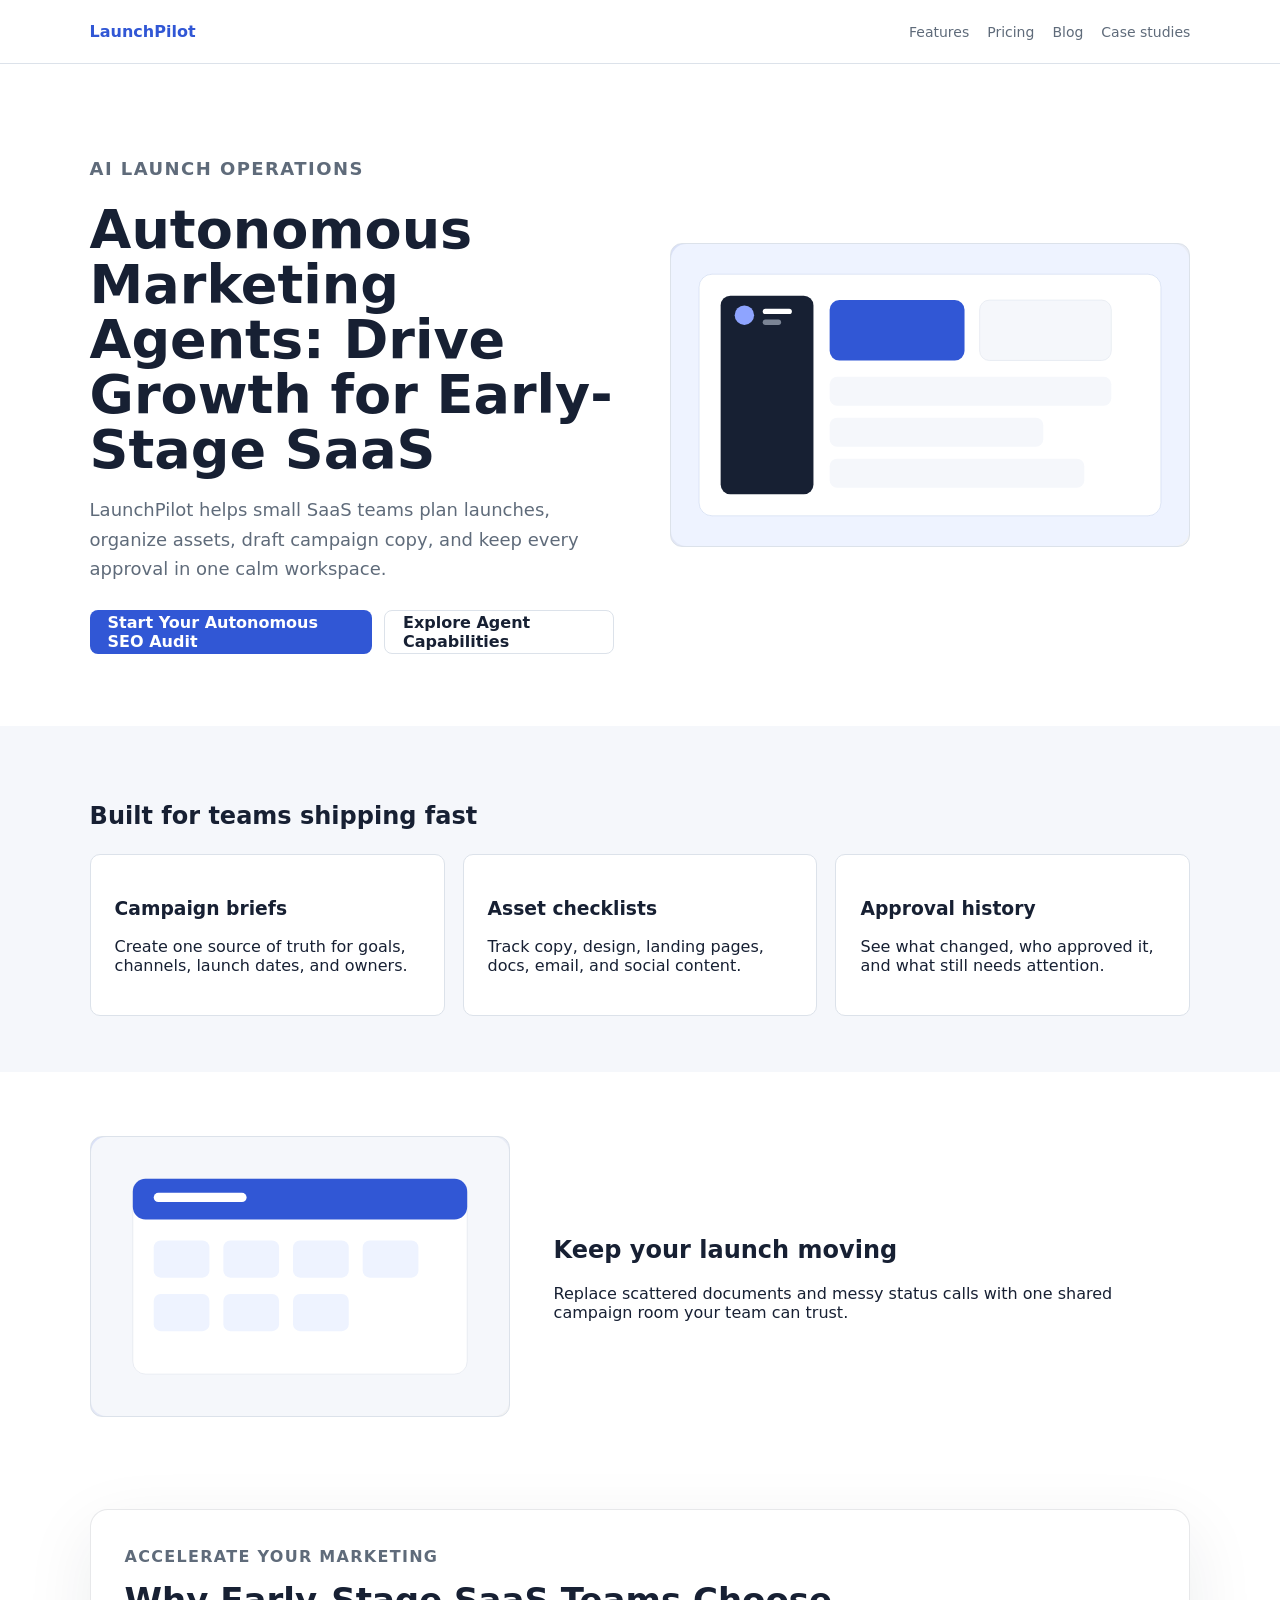
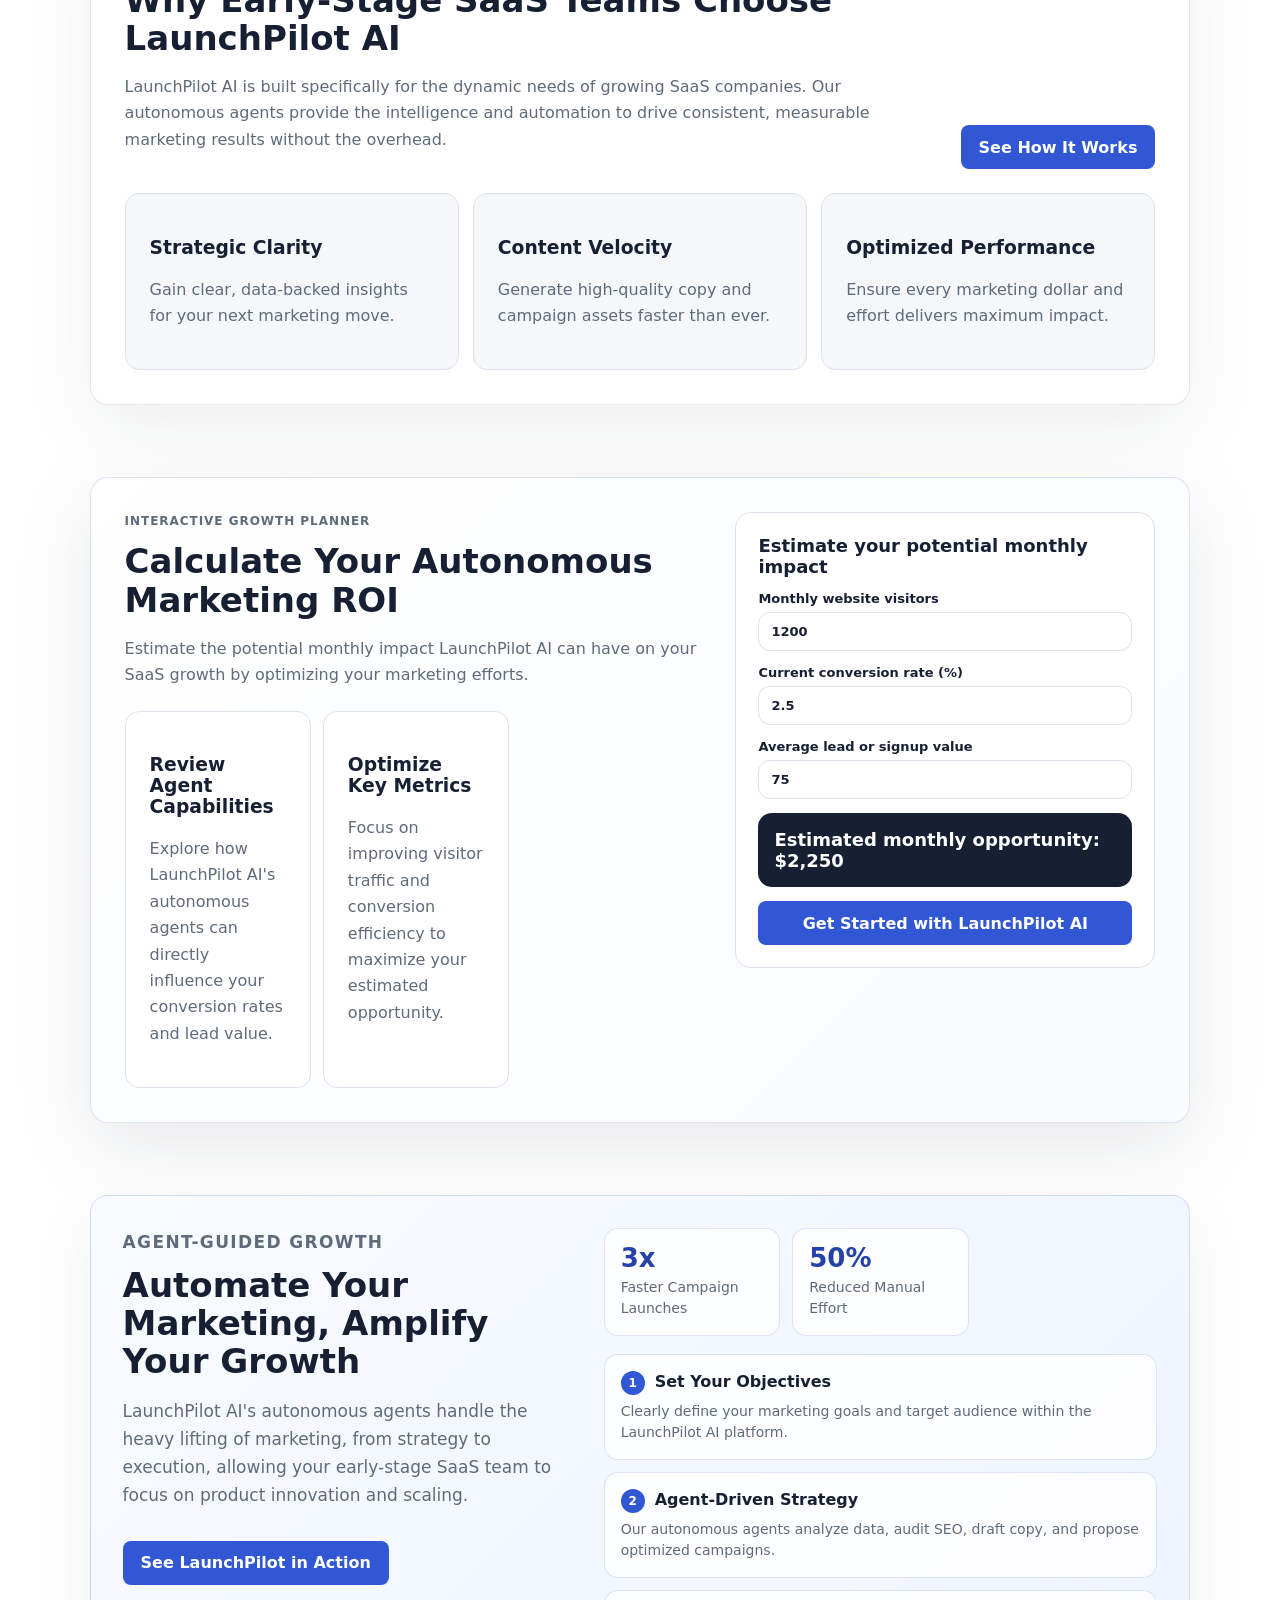
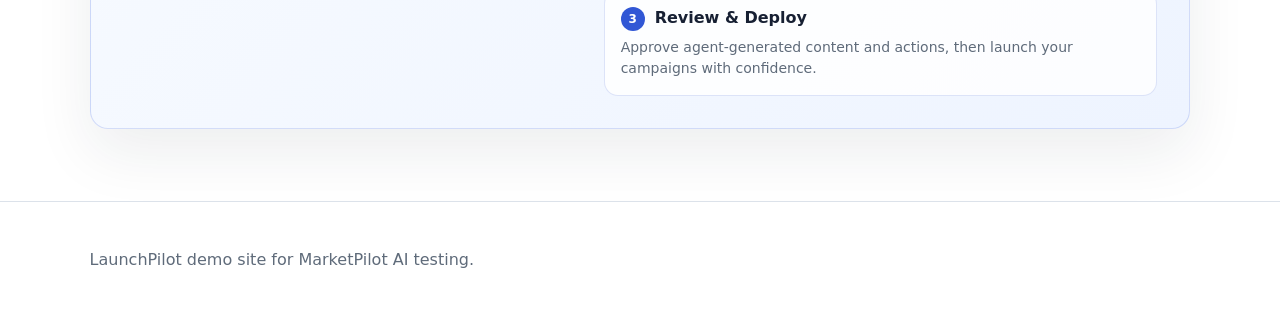
<file: index.html>
<!doctype html>
<html>
  <head><meta name="description" content="LaunchPilot AI empowers early-stage SaaS teams with autonomous marketing agents. Optimize SEO, ads, and email to scale.">

    <meta charset="utf-8" />
    <meta name="viewport" content="width=device-width, initial-scale=1" />
    <title>LaunchPilot AI: Autonomous Marketing for SaaS Teams</title>
    <link rel="stylesheet" href="styles.css" />
  </head>
  <body>
    <header class="site-header">
      <a class="brand" href="index.html">LaunchPilot</a>
      <nav>
        <a href="features.html">Features</a>
        <a href="pricing.html">Pricing</a>
        <a href="blog/seo-agent-checklist.html">Blog</a>
        <a href="features.html">Case studies</a>
      </nav>
    </header>

    <main>
      <section class="hero">
        <div>
          <p class="eyebrow">AI launch operations</p>
          <h1>Autonomous Marketing Agents: Drive Growth for Early-Stage SaaS</h1>
          <p>
            LaunchPilot helps small SaaS teams plan launches, organize assets,
            draft campaign copy, and keep every approval in one calm workspace.
          </p>
          <div class="actions">
            <a class="button primary" href="pricing.html">Start Your Autonomous SEO Audit</a>
            <a class="button secondary" href="features.html">Explore Agent Capabilities</a>
          </div>
        </div>
        <img src="assets/product-dashboard.svg" alt="MarketPilot AI product dashboard, showcasing autonomous marketing agent actions."/>
      </section>

      <section class="band">
        <h2>Built for teams shipping fast</h2>
        <div class="grid">
          <article>
            <h3>Campaign briefs</h3>
            <p>Create one source of truth for goals, channels, launch dates, and owners.</p>
          </article>
          <article>
            <h3>Asset checklists</h3>
            <p>Track copy, design, landing pages, docs, email, and social content.</p>
          </article>
          <article>
            <h3>Approval history</h3>
            <p>See what changed, who approved it, and what still needs attention.</p>
          </article>
        </div>
      </section>

      <section class="split">
        <img src="assets/launch-calendar.svg" alt="MarketPilot AI's launch calendar feature for strategic SaaS marketing planning." />
        <div>
          <h2>Keep your launch moving</h2>
          <p>
            Replace scattered documents and messy status calls with one shared
            campaign room your team can trust.
          </p>
        </div>
      </section>
    <section class="production-upgrade" aria-labelledby="production-upgrade-title">
      <div class="production-upgrade__header">
        <div>
          <p class="production-upgrade__eyebrow">Accelerate Your Marketing</p>
          <h2 id="production-upgrade-title">Why Early-Stage SaaS Teams Choose LaunchPilot AI</h2>
          <p>LaunchPilot AI is built specifically for the dynamic needs of growing SaaS companies. Our autonomous agents provide the intelligence and automation to drive consistent, measurable marketing results without the overhead.</p>
        </div>
        <a class="button primary" href="features.html">See How It Works</a>
      </div>
      <div class="production-highlights">
        <article>
          <h3>Strategic Clarity</h3>
          <p>Gain clear, data-backed insights for your next marketing move.</p>
        </article>
        <article>
          <h3>Content Velocity</h3>
          <p>Generate high-quality copy and campaign assets faster than ever.</p>
        </article>
        <article>
          <h3>Optimized Performance</h3>
          <p>Ensure every marketing dollar and effort delivers maximum impact.</p>
        </article>
      </div>
    </section>
    <section class="interactive-conversion" aria-labelledby="interactive-conversion-title">
      <div class="interactive-conversion__grid">
        <div>
          <p class="interactive-conversion__eyebrow">Interactive Growth Planner</p>
          <h2 id="interactive-conversion-title">Calculate Your Autonomous Marketing ROI</h2>
          <p>Estimate the potential monthly impact LaunchPilot AI can have on your SaaS growth by optimizing your marketing efforts.</p>
          <div class="conversion-recommendations">
            <article>
              <h3>Review Agent Capabilities</h3>
              <p>Explore how LaunchPilot AI's autonomous agents can directly influence your conversion rates and lead value.</p>
            </article>
            <article>
              <h3>Optimize Key Metrics</h3>
              <p>Focus on improving visitor traffic and conversion efficiency to maximize your estimated opportunity.</p>
            </article>
          </div>
        </div>
        <form class="conversion-calculator" data-conversion-calculator>
          <h3>Estimate your potential monthly impact</h3>
          <label class="conversion-field">
            Monthly website visitors
            <input type="number" min="0" step="100" value="1200" data-conversion-visitors />
          </label>
          <label class="conversion-field">
            Current conversion rate (%)
            <input type="number" min="0" max="100" step="0.1" value="2.5" data-conversion-rate />
          </label>
          <label class="conversion-field">
            Average lead or signup value
            <input type="number" min="0" step="10" value="75" data-conversion-value />
          </label>
          <output class="conversion-result" data-conversion-result aria-live="polite">Estimated monthly opportunity: $2,250</output>
          <a class="button primary" href="features.html">Get Started with LaunchPilot AI</a>
        </form>
      </div>
      <script>
        (() => {
          const currency = new Intl.NumberFormat('en-US', { style: 'currency', currency: 'USD', maximumFractionDigits: 0 });
          document.querySelectorAll('[data-conversion-calculator]').forEach((form) => {
            const visitors = form.querySelector('[data-conversion-visitors]');
            const rate = form.querySelector('[data-conversion-rate]');
            const value = form.querySelector('[data-conversion-value]');
            const result = form.querySelector('[data-conversion-result]');
            const update = () => {
              const visitorCount = Number(visitors.value) || 0;
              const conversionRate = Number(rate.value) || 0;
              const averageValue = Number(value.value) || 0;
              const monthlyValue = visitorCount * (conversionRate / 100) * averageValue;
              result.textContent = 'Estimated monthly opportunity: ' + currency.format(monthlyValue);
            };
            form.addEventListener('input', update);
            form.addEventListener('submit', (event) => event.preventDefault());
            update();
          });
        })();
      </script>
    </section>

<section class="agent-visual-upgrade" aria-labelledby="agent-visual-upgrade-title">
      <div>
        <p class="upgrade-eyebrow">Agent-guided growth</p>
        <h2 id="agent-visual-upgrade-title">Automate Your Marketing, Amplify Your Growth</h2>
        <p>LaunchPilot AI's autonomous agents handle the heavy lifting of marketing, from strategy to execution, allowing your early-stage SaaS team to focus on product innovation and scaling.</p>
        <a class="button primary upgrade-cta" href="features.html">See LaunchPilot in Action</a>
      </div>
      <div class="upgrade-panel">
        <div class="upgrade-metrics">
          <div>
            <strong>3x</strong>
            <span>Faster Campaign Launches</span>
          </div>
          <div>
            <strong>50%</strong>
            <span>Reduced Manual Effort</span>
          </div>
        </div>
        <ol class="upgrade-steps">
          <li>
            <strong>Set Your Objectives</strong>
            <span>Clearly define your marketing goals and target audience within the LaunchPilot AI platform.</span>
          </li>
          <li>
            <strong>Agent-Driven Strategy</strong>
            <span>Our autonomous agents analyze data, audit SEO, draft copy, and propose optimized campaigns.</span>
          </li>
          <li>
            <strong>Review &amp; Deploy</strong>
            <span>Approve agent-generated content and actions, then launch your campaigns with confidence.</span>
          </li>
        </ol>
      </div>
    </section>
</main>

    <footer>
      <p>LaunchPilot demo site for MarketPilot AI testing.</p>
    </footer>
  </body>
</html>
</file>
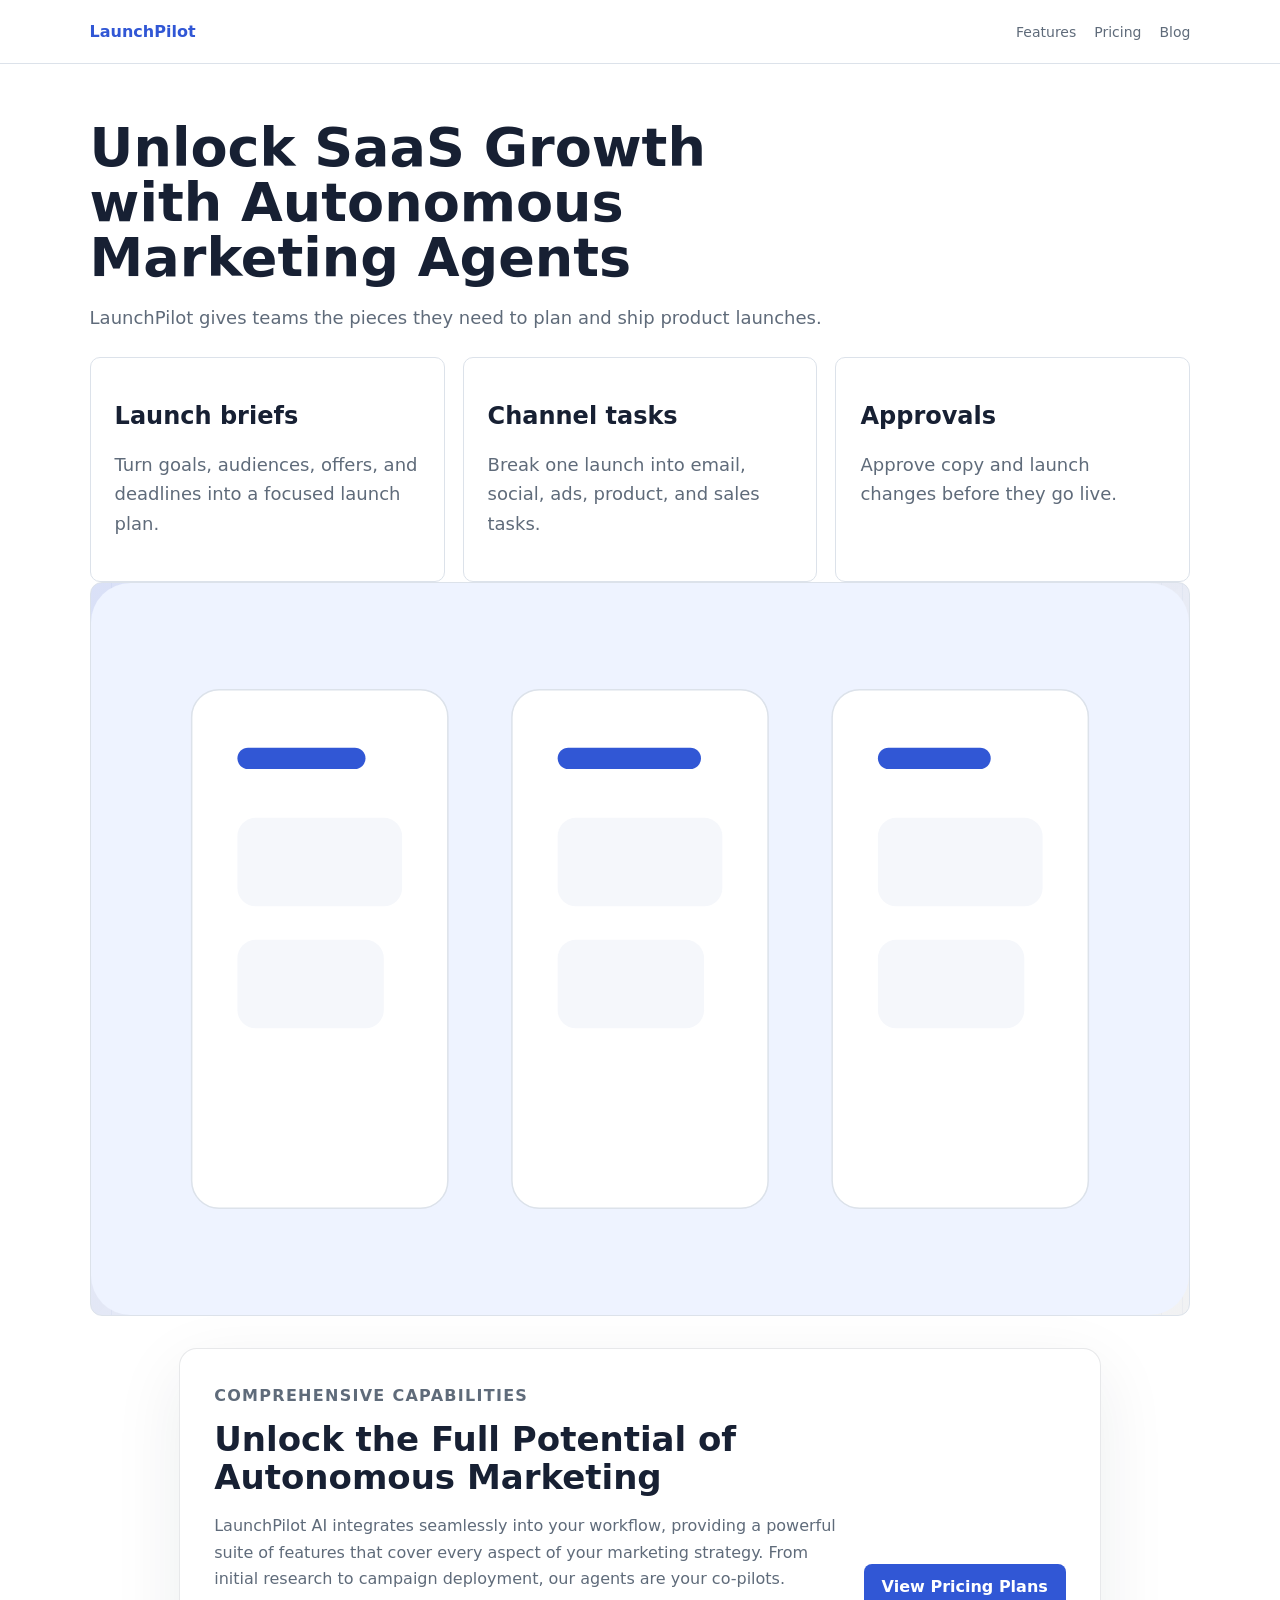
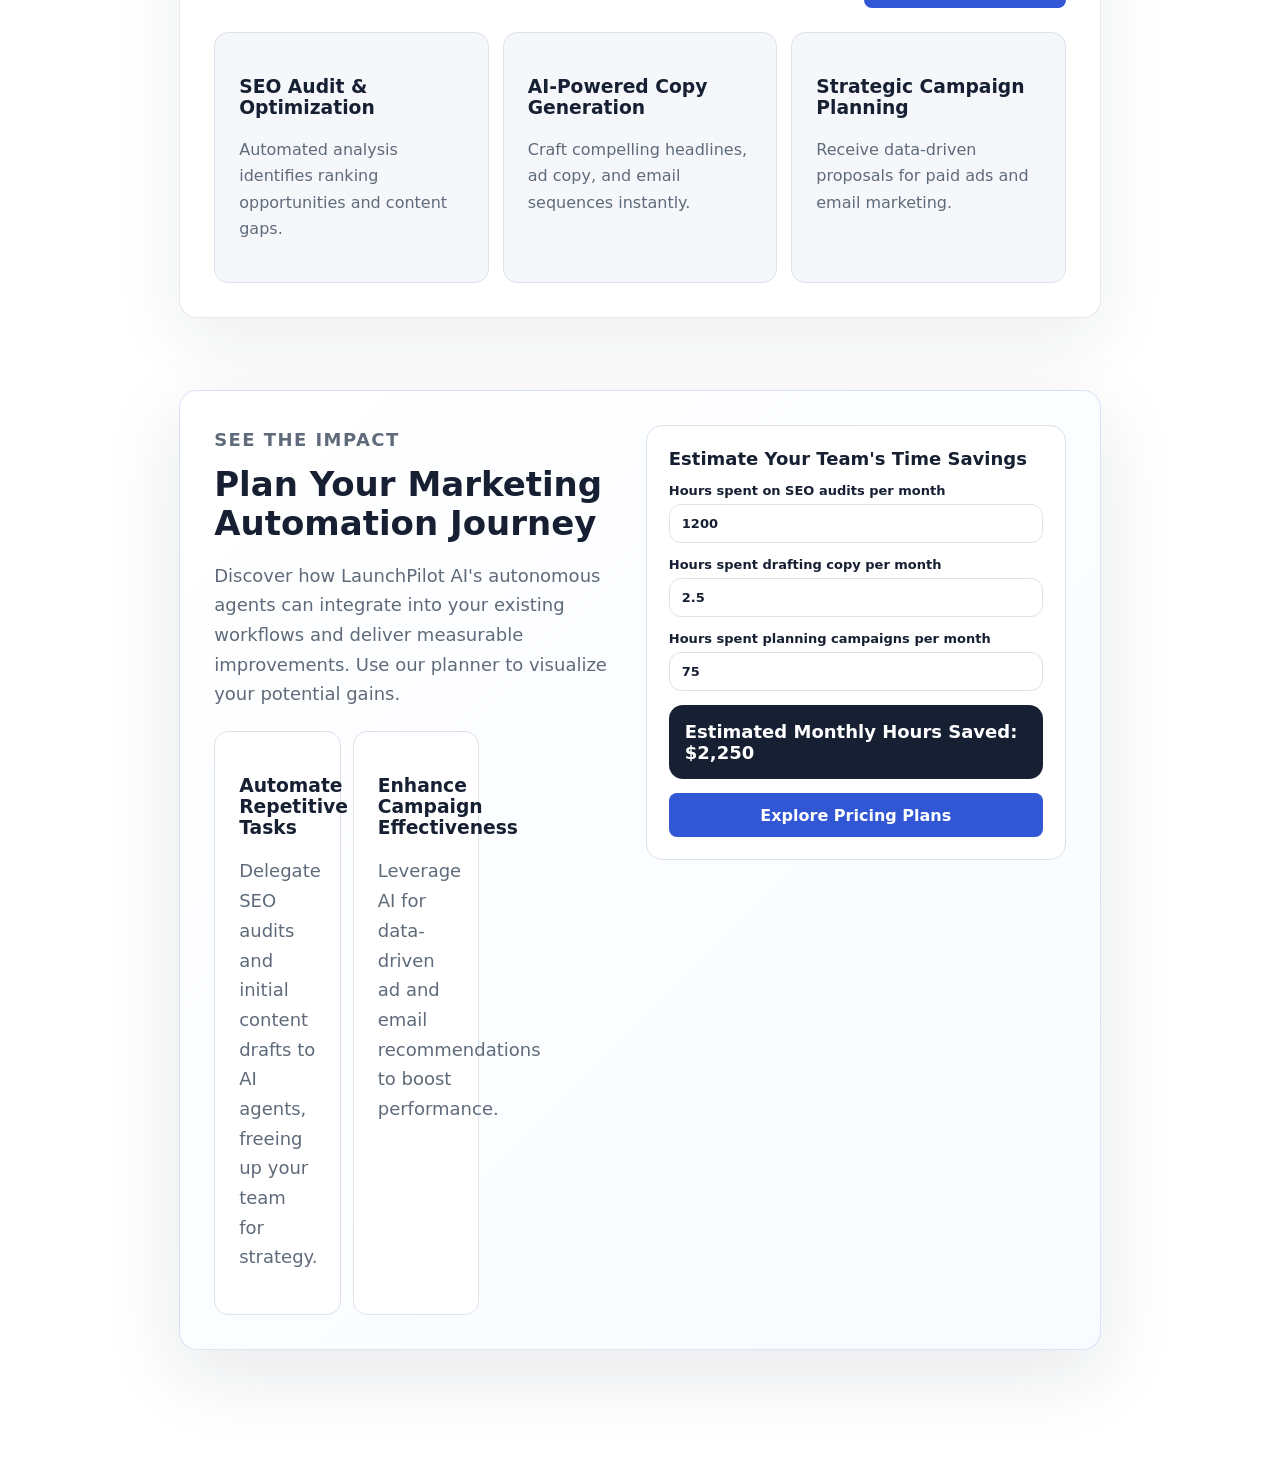
<file: features.html>
<!doctype html>
<html>
  <head>
    <meta charset="utf-8" />
    <meta name="viewport" content="width=device-width, initial-scale=1" />
    <title>Features for SaaS Launches That Need Better Coordination</title>
    <meta
      name="description"
      content="LaunchPilot gives SaaS teams campaign planning, launch checklists, approval tracking, and marketing asset organization in one workspace."
    />
    <link rel="stylesheet" href="styles.css" />
  </head>
  <body>
    <header class="site-header">
      <a class="brand" href="index.html">LaunchPilot</a>
      <nav>
        <a href="features.html">Features</a>
        <a href="pricing.html">Pricing</a>
        <a href="blog/seo-agent-checklist.html">Blog</a>
      </nav>
    </header>

    <main class="page">
      <h1>Unlock SaaS Growth with Autonomous Marketing Agents</h1>
      <p>
        LaunchPilot gives teams the pieces they need to plan and ship product
        launches.
      </p>

      <section class="grid">
        <article>
          <h2>Launch briefs</h2>
          <p>Turn goals, audiences, offers, and deadlines into a focused launch plan.</p>
        </article>
        <article>
          <h2>Channel tasks</h2>
          <p>Break one launch into email, social, ads, product, and sales tasks.</p>
        </article>
        <article>
          <h2>Approvals</h2>
          <p>Approve copy and launch changes before they go live.</p>
        </article>
      </section>

      <img src="assets/channel-board.svg" alt="MarketPilot AI's autonomous marketing channel board for SaaS growth features."/>
    <section class="production-upgrade" aria-labelledby="production-upgrade-title">
      <div class="production-upgrade__header">
        <div>
          <p class="production-upgrade__eyebrow">Comprehensive Capabilities</p>
          <h2 id="production-upgrade-title">Unlock the Full Potential of Autonomous Marketing</h2>
          <p>LaunchPilot AI integrates seamlessly into your workflow, providing a powerful suite of features that cover every aspect of your marketing strategy. From initial research to campaign deployment, our agents are your co-pilots.</p>
        </div>
        <a class="button primary" href="pricing.html">View Pricing Plans</a>
      </div>
      <div class="production-highlights">
        <article>
          <h3>SEO Audit &amp; Optimization</h3>
          <p>Automated analysis identifies ranking opportunities and content gaps.</p>
        </article>
        <article>
          <h3>AI-Powered Copy Generation</h3>
          <p>Craft compelling headlines, ad copy, and email sequences instantly.</p>
        </article>
        <article>
          <h3>Strategic Campaign Planning</h3>
          <p>Receive data-driven proposals for paid ads and email marketing.</p>
        </article>
      </div>
    </section>
    <section class="interactive-conversion" aria-labelledby="interactive-conversion-title">
      <div class="interactive-conversion__grid">
        <div>
          <p class="interactive-conversion__eyebrow">See the Impact</p>
          <h2 id="interactive-conversion-title">Plan Your Marketing Automation Journey</h2>
          <p>Discover how LaunchPilot AI's autonomous agents can integrate into your existing workflows and deliver measurable improvements. Use our planner to visualize your potential gains.</p>
          <div class="conversion-recommendations">
            <article>
              <h3>Automate Repetitive Tasks</h3>
              <p>Delegate SEO audits and initial content drafts to AI agents, freeing up your team for strategy.</p>
            </article>
            <article>
              <h3>Enhance Campaign Effectiveness</h3>
              <p>Leverage AI for data-driven ad and email recommendations to boost performance.</p>
            </article>
          </div>
        </div>
        <form class="conversion-calculator" data-conversion-calculator>
          <h3>Estimate Your Team's Time Savings</h3>
          <label class="conversion-field">
            Hours spent on SEO audits per month
            <input type="number" min="0" step="100" value="1200" data-conversion-visitors />
          </label>
          <label class="conversion-field">
            Hours spent drafting copy per month
            <input type="number" min="0" max="100" step="0.1" value="2.5" data-conversion-rate />
          </label>
          <label class="conversion-field">
            Hours spent planning campaigns per month
            <input type="number" min="0" step="10" value="75" data-conversion-value />
          </label>
          <output class="conversion-result" data-conversion-result aria-live="polite">Estimated Monthly Hours Saved: $2,250</output>
          <a class="button primary" href="pricing.html">Explore Pricing Plans</a>
        </form>
      </div>
      <script>
        (() => {
          const currency = new Intl.NumberFormat('en-US', { style: 'currency', currency: 'USD', maximumFractionDigits: 0 });
          document.querySelectorAll('[data-conversion-calculator]').forEach((form) => {
            const visitors = form.querySelector('[data-conversion-visitors]');
            const rate = form.querySelector('[data-conversion-rate]');
            const value = form.querySelector('[data-conversion-value]');
            const result = form.querySelector('[data-conversion-result]');
            const update = () => {
              const visitorCount = Number(visitors.value) || 0;
              const conversionRate = Number(rate.value) || 0;
              const averageValue = Number(value.value) || 0;
              const monthlyValue = visitorCount * (conversionRate / 100) * averageValue;
              result.textContent = 'Estimated Monthly Hours Saved: ' + currency.format(monthlyValue);
            };
            form.addEventListener('input', update);
            form.addEventListener('submit', (event) => event.preventDefault());
            update();
          });
        })();
      </script>
    </section>
</main>
  </body>
</html>
</file>
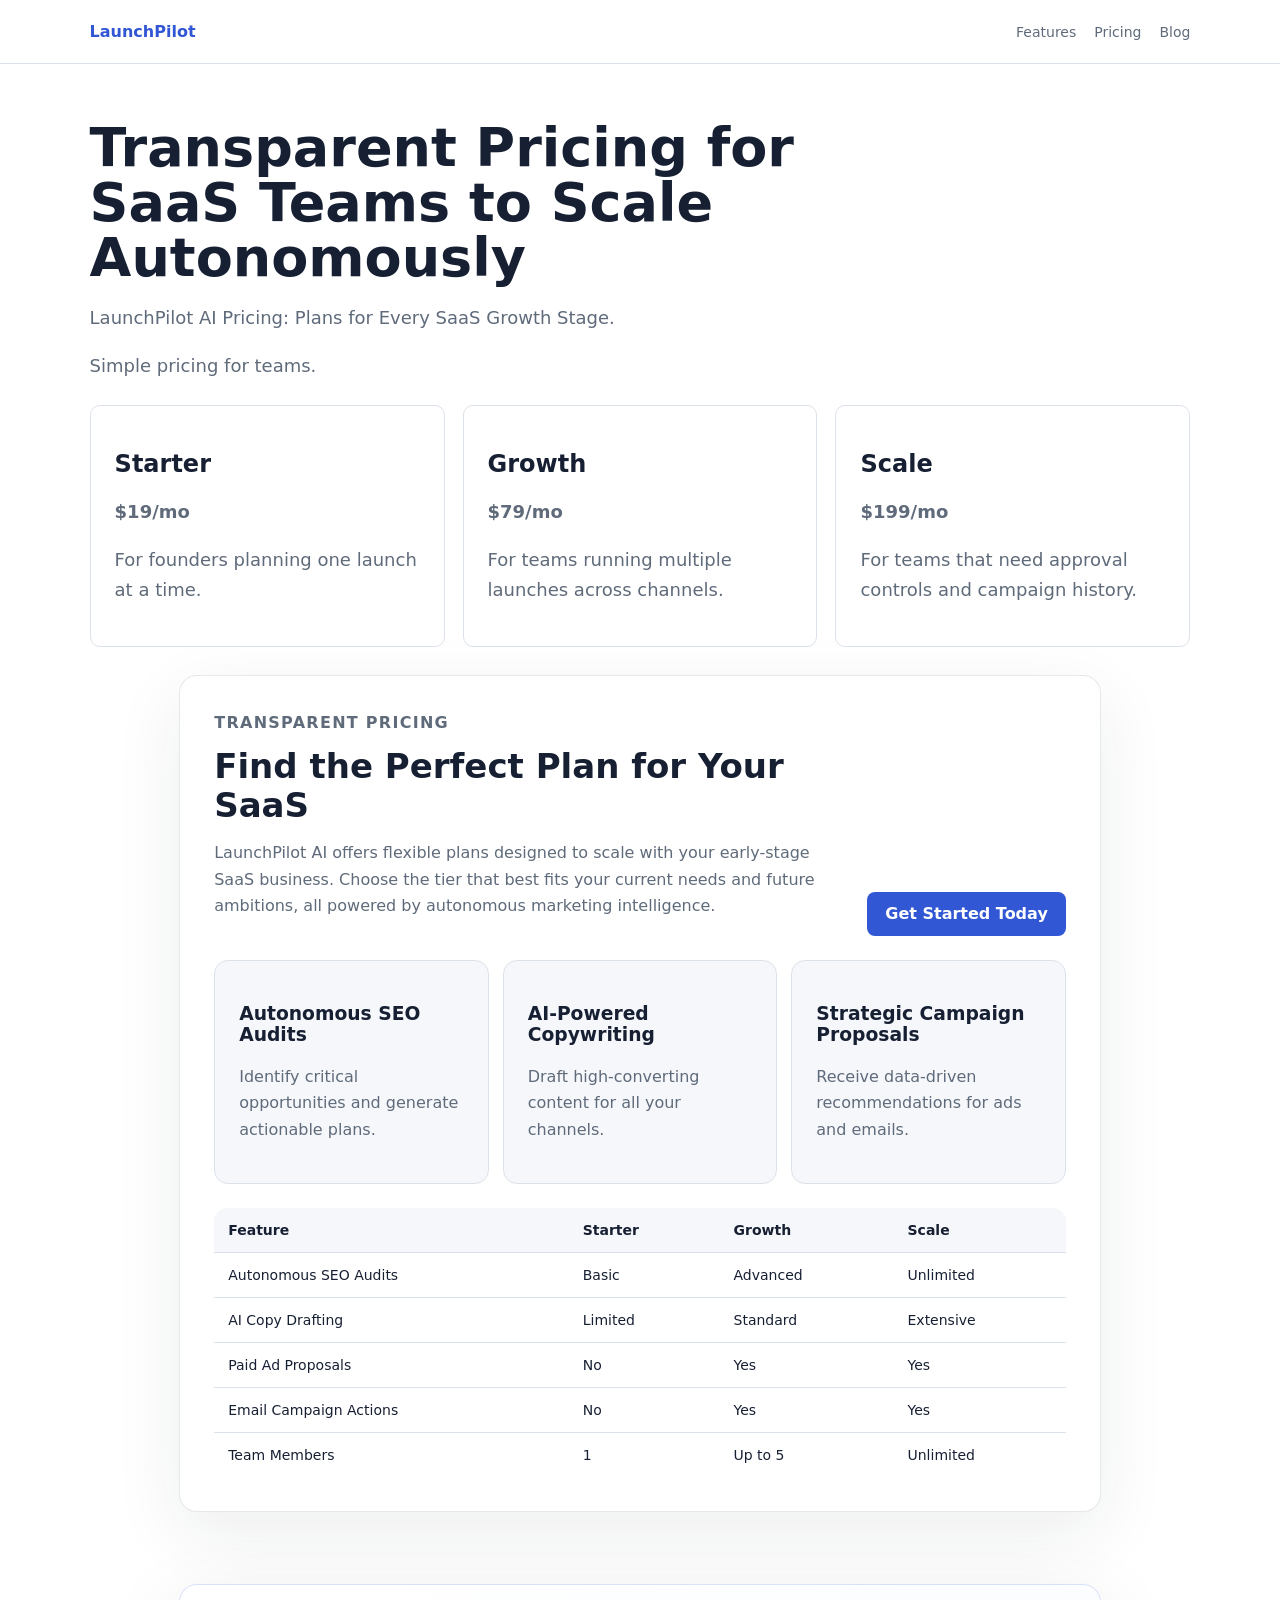
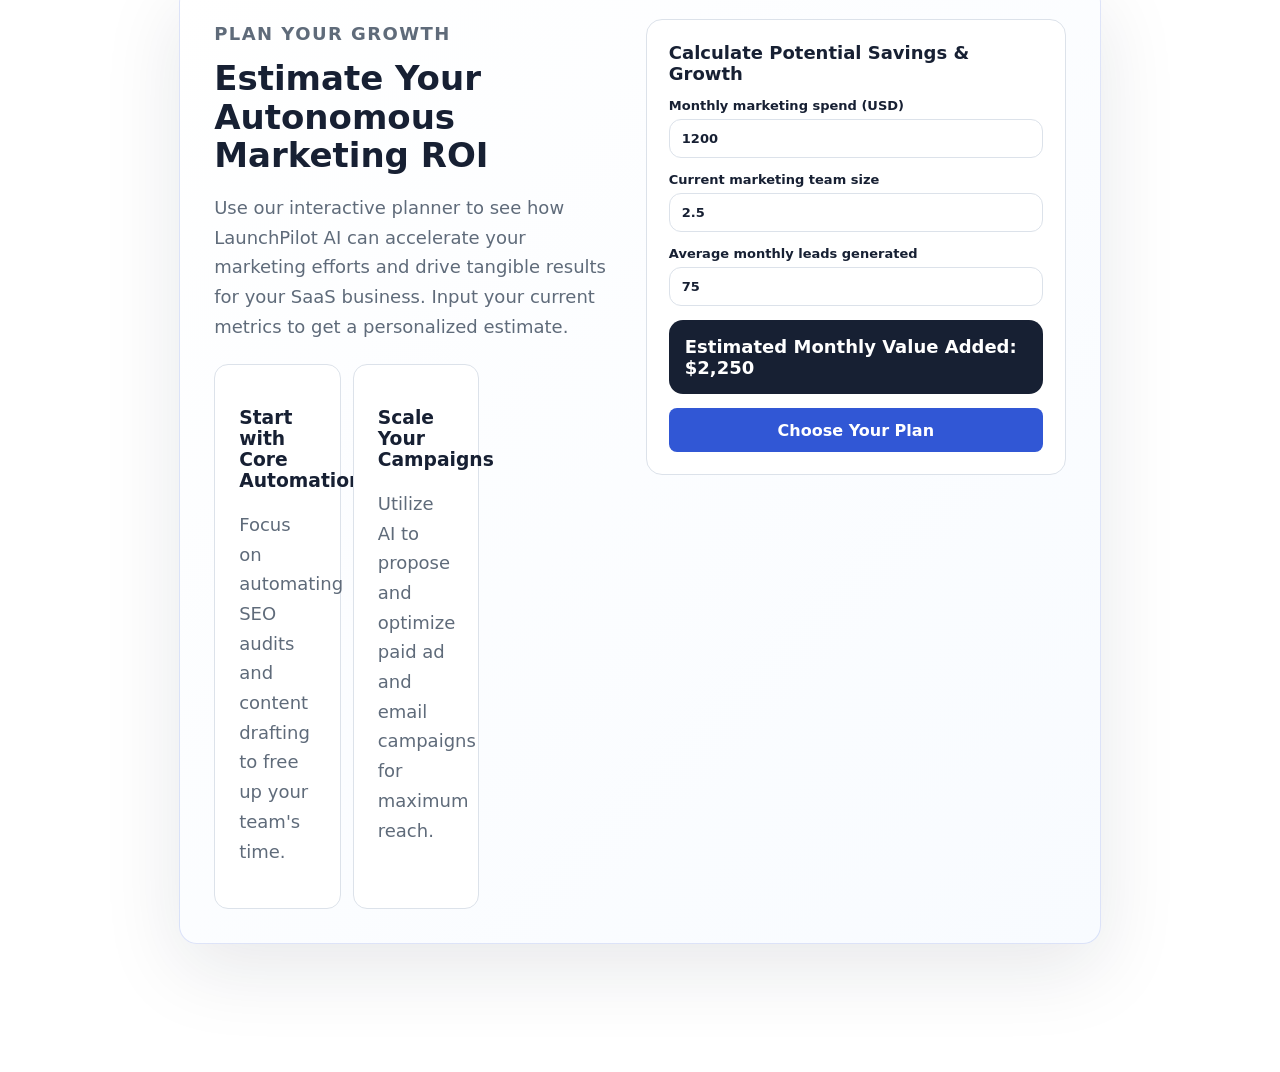
<file: pricing.html>
<!doctype html>
<html>
  <head><meta name="description" content="Explore LaunchPilot AI pricing plans for early-stage SaaS teams. Get autonomous marketing agents for SEO, copy, and ads. Scale your growth today.">

    <meta charset="utf-8" />
    <title>LaunchPilot AI Pricing: Autonomous Marketing Solutions</title>
    <link rel="stylesheet" href="styles.css" />
  </head>
  <body>
    <header class="site-header">
      <a class="brand" href="index.html">LaunchPilot</a>
      <nav>
        <a href="features.html">Features</a>
        <a href="pricing.html">Pricing</a>
        <a href="blog/seo-agent-checklist.html">Blog</a>
      </nav>
    </header>

    <main class="page">
      <h1>Transparent Pricing for SaaS Teams to Scale Autonomously</h1>
      <p class="page-lede">LaunchPilot AI Pricing: Plans for Every SaaS Growth Stage.</p>
      <p>Simple pricing for teams.</p>

      <section class="pricing-grid">
        <article>
          <h2>Starter</h2>
          <p class="price">$19/mo</p>
          <p>For founders planning one launch at a time.</p>
        </article>
        <article>
          <h2>Growth</h2>
          <p class="price">$79/mo</p>
          <p>For teams running multiple launches across channels.</p>
        </article>
        <article>
          <h2>Scale</h2>
          <p class="price">$199/mo</p>
          <p>For teams that need approval controls and campaign history.</p>
        </article>
      </section>
    <section class="production-upgrade" aria-labelledby="production-upgrade-title">
      <div class="production-upgrade__header">
        <div>
          <p class="production-upgrade__eyebrow">Transparent Pricing</p>
          <h2 id="production-upgrade-title">Find the Perfect Plan for Your SaaS</h2>
          <p>LaunchPilot AI offers flexible plans designed to scale with your early-stage SaaS business. Choose the tier that best fits your current needs and future ambitions, all powered by autonomous marketing intelligence.</p>
        </div>
        <a class="button primary" href="features.html">Get Started Today</a>
      </div>
      <div class="production-highlights">
        <article>
          <h3>Autonomous SEO Audits</h3>
          <p>Identify critical opportunities and generate actionable plans.</p>
        </article>
        <article>
          <h3>AI-Powered Copywriting</h3>
          <p>Draft high-converting content for all your channels.</p>
        </article>
        <article>
          <h3>Strategic Campaign Proposals</h3>
          <p>Receive data-driven recommendations for ads and emails.</p>
        </article>
      </div>
      <table class="production-comparison">
        <thead>
          <tr><th>Feature</th><th>Starter</th><th>Growth</th><th>Scale</th></tr>
        </thead>
        <tbody>
          <tr><td>Autonomous SEO Audits</td><td>Basic</td><td>Advanced</td><td>Unlimited</td></tr>
          <tr><td>AI Copy Drafting</td><td>Limited</td><td>Standard</td><td>Extensive</td></tr>
          <tr><td>Paid Ad Proposals</td><td>No</td><td>Yes</td><td>Yes</td></tr>
          <tr><td>Email Campaign Actions</td><td>No</td><td>Yes</td><td>Yes</td></tr>
          <tr><td>Team Members</td><td>1</td><td>Up to 5</td><td>Unlimited</td></tr>
        </tbody>
      </table>
    </section>
    <section class="interactive-conversion" aria-labelledby="interactive-conversion-title">
      <div class="interactive-conversion__grid">
        <div>
          <p class="interactive-conversion__eyebrow">Plan Your Growth</p>
          <h2 id="interactive-conversion-title">Estimate Your Autonomous Marketing ROI</h2>
          <p>Use our interactive planner to see how LaunchPilot AI can accelerate your marketing efforts and drive tangible results for your SaaS business. Input your current metrics to get a personalized estimate.</p>
          <div class="conversion-recommendations">
            <article>
              <h3>Start with Core Automation</h3>
              <p>Focus on automating SEO audits and content drafting to free up your team's time.</p>
            </article>
            <article>
              <h3>Scale Your Campaigns</h3>
              <p>Utilize AI to propose and optimize paid ad and email campaigns for maximum reach.</p>
            </article>
          </div>
        </div>
        <form class="conversion-calculator" data-conversion-calculator>
          <h3>Calculate Potential Savings &amp; Growth</h3>
          <label class="conversion-field">
            Monthly marketing spend (USD)
            <input type="number" min="0" step="100" value="1200" data-conversion-visitors />
          </label>
          <label class="conversion-field">
            Current marketing team size
            <input type="number" min="0" max="100" step="0.1" value="2.5" data-conversion-rate />
          </label>
          <label class="conversion-field">
            Average monthly leads generated
            <input type="number" min="0" step="10" value="75" data-conversion-value />
          </label>
          <output class="conversion-result" data-conversion-result aria-live="polite">Estimated Monthly Value Added: $2,250</output>
          <a class="button primary" href="pricing.html">Choose Your Plan</a>
        </form>
      </div>
      <script>
        (() => {
          const currency = new Intl.NumberFormat('en-US', { style: 'currency', currency: 'USD', maximumFractionDigits: 0 });
          document.querySelectorAll('[data-conversion-calculator]').forEach((form) => {
            const visitors = form.querySelector('[data-conversion-visitors]');
            const rate = form.querySelector('[data-conversion-rate]');
            const value = form.querySelector('[data-conversion-value]');
            const result = form.querySelector('[data-conversion-result]');
            const update = () => {
              const visitorCount = Number(visitors.value) || 0;
              const conversionRate = Number(rate.value) || 0;
              const averageValue = Number(value.value) || 0;
              const monthlyValue = visitorCount * (conversionRate / 100) * averageValue;
              result.textContent = 'Estimated Monthly Value Added: ' + currency.format(monthlyValue);
            };
            form.addEventListener('input', update);
            form.addEventListener('submit', (event) => event.preventDefault());
            update();
          });
        })();
      </script>
    </section>
</main>
  </body>
</html>
</file>
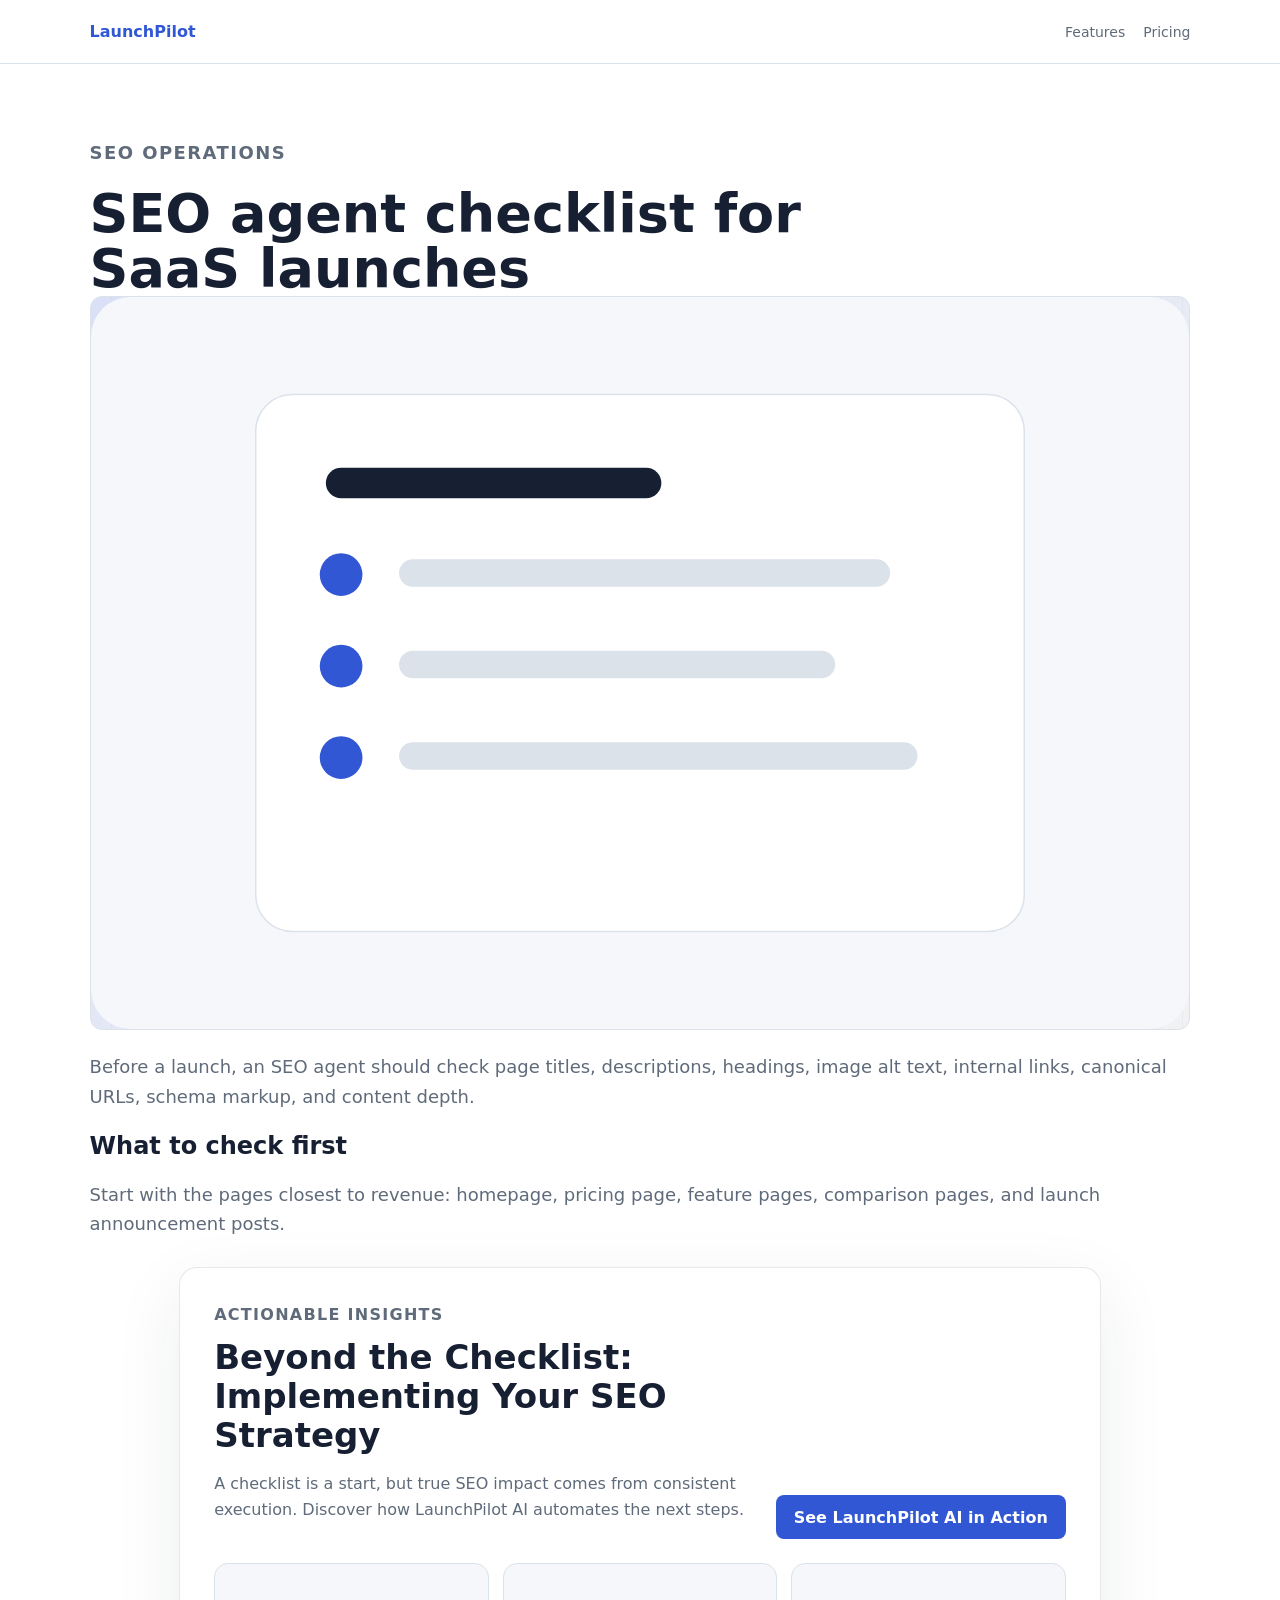
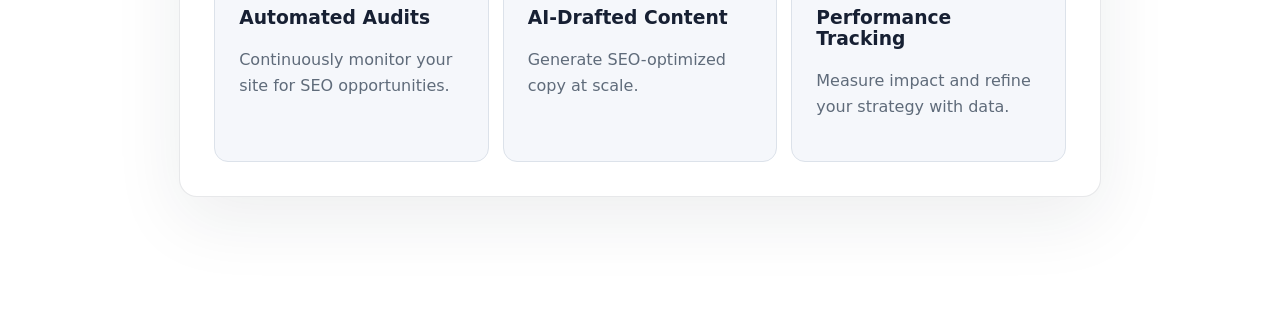
<file: blog/seo-agent-checklist.html>
<!doctype html>
<html>
  <head>
    <meta charset="utf-8" />
    <meta name="viewport" content="width=device-width, initial-scale=1" />
    <title>SEO Agent Checklist for SaaS Launches</title>
    <meta
      name="description"
      content="A simple checklist for SaaS teams using AI agents to find SEO issues before a launch."
    />
    <link rel="stylesheet" href="../styles.css" />
  </head>
  <body>
    <header class="site-header">
      <a class="brand" href="../index.html">LaunchPilot</a>
      <nav>
        <a href="../features.html">Features</a>
        <a href="../pricing.html">Pricing</a>
      </nav>
    </header>

    <main class="article">
      <p class="eyebrow">SEO operations</p>
      <h1>SEO agent checklist for SaaS launches</h1>
      <img src="../assets/seo-checklist.svg" alt="MarketPilot AI's SEO agent checklist for optimizing early-stage SaaS websites."/>
      <p>
        Before a launch, an SEO agent should check page titles, descriptions,
        headings, image alt text, internal links, canonical URLs, schema markup,
        and content depth.
      </p>
      <h2>What to check first</h2>
      <p>
        Start with the pages closest to revenue: homepage, pricing page, feature
        pages, comparison pages, and launch announcement posts.
      </p>
    <section class="production-upgrade" aria-labelledby="production-upgrade-title">
      <div class="production-upgrade__header">
        <div>
          <p class="production-upgrade__eyebrow">Actionable Insights</p>
          <h2 id="production-upgrade-title">Beyond the Checklist: Implementing Your SEO Strategy</h2>
          <p>A checklist is a start, but true SEO impact comes from consistent execution. Discover how LaunchPilot AI automates the next steps.</p>
        </div>
        <a class="button primary" href="features.html">See LaunchPilot AI in Action</a>
      </div>
      <div class="production-highlights">
        <article>
          <h3>Automated Audits</h3>
          <p>Continuously monitor your site for SEO opportunities.</p>
        </article>
        <article>
          <h3>AI-Drafted Content</h3>
          <p>Generate SEO-optimized copy at scale.</p>
        </article>
        <article>
          <h3>Performance Tracking</h3>
          <p>Measure impact and refine your strategy with data.</p>
        </article>
      </div>
    </section>
</main>
  </body>
</html>
</file>
<file: styles.css>
:root {
  color-scheme: light;
  --ink: #172033;
  --muted: #5f6b7a;
  --line: #dce2ea;
  --brand: #3157d5;
  --brand-dark: #2442a8;
  --soft: #f5f7fb;
}

* {
  box-sizing: border-box;
}

body {
  margin: 0;
  color: var(--ink);
  background: #ffffff;
  font-family:
    Inter,
    ui-sans-serif,
    system-ui,
    -apple-system,
    BlinkMacSystemFont,
    "Segoe UI",
    sans-serif;
}

a {
  color: inherit;
}

.site-header {
  display: flex;
  align-items: center;
  justify-content: space-between;
  gap: 24px;
  padding: 22px 7vw;
  border-bottom: 1px solid var(--line);
}

.brand {
  color: var(--brand);
  font-weight: 800;
  text-decoration: none;
}

nav {
  display: flex;
  gap: 18px;
  color: var(--muted);
  font-size: 14px;
}

nav a {
  text-decoration: none;
}

.hero {
  display: grid;
  grid-template-columns: minmax(0, 1fr) minmax(320px, 520px);
  align-items: center;
  gap: 56px;
  padding: 72px 7vw;
}

.hero h1,
.page h1,
.article h1 {
  margin: 0;
  max-width: 760px;
  font-size: 54px;
  line-height: 1.02;
}

.hero p,
.page p,
.article p {
  color: var(--muted);
  font-size: 18px;
  line-height: 1.65;
}

.hero img,
.split img,
.page img,
.article img {
  width: 100%;
  min-height: 260px;
  border: 1px solid var(--line);
  border-radius: 12px;
  background:
    linear-gradient(135deg, rgba(49, 87, 213, 0.18), rgba(18, 27, 48, 0.06)),
    repeating-linear-gradient(90deg, #ffffff, #ffffff 20px, #edf1f7 21px);
}

.eyebrow {
  color: var(--brand);
  font-size: 13px;
  font-weight: 800;
  letter-spacing: 0.08em;
  text-transform: uppercase;
}

.actions {
  display: flex;
  gap: 12px;
  margin-top: 26px;
}

.button {
  display: inline-flex;
  align-items: center;
  justify-content: center;
  min-height: 44px;
  padding: 0 18px;
  border-radius: 8px;
  font-weight: 700;
  text-decoration: none;
}

.primary {
  color: #ffffff;
  background: var(--brand);
}

.primary:hover {
  background: var(--brand-dark);
}

.secondary {
  border: 1px solid var(--line);
  background: #ffffff;
}

.band,
.page,
.article {
  padding: 56px 7vw;
}

.band {
  background: var(--soft);
}

.grid,
.pricing-grid {
  display: grid;
  grid-template-columns: repeat(3, minmax(0, 1fr));
  gap: 18px;
  margin-top: 24px;
}

article {
  border: 1px solid var(--line);
  border-radius: 10px;
  background: #ffffff;
  padding: 24px;
}

.split {
  display: grid;
  grid-template-columns: 420px minmax(0, 1fr);
  align-items: center;
  gap: 44px;
  padding: 64px 7vw;
}

.price {
  color: var(--ink);
  font-size: 34px;
  font-weight: 800;
}

footer {
  padding: 32px 7vw;
  color: var(--muted);
  border-top: 1px solid var(--line);
}

@media (max-width: 760px) {
  .site-header,
  nav,
  .actions {
    align-items: flex-start;
    flex-direction: column;
  }

  .hero,
  .split,
  .grid,
  .pricing-grid {
    grid-template-columns: 1fr;
  }

  .hero h1,
  .page h1,
  .article h1 {
    font-size: 38px;
  }
}

/* MarketPilot agent visual upgrade */
.agent-visual-upgrade {
  display: grid;
  grid-template-columns: minmax(0, 0.9fr) minmax(320px, 1.1fr);
  gap: 28px;
  align-items: stretch;
  margin: 24px 7vw 72px;
  padding: 32px;
  border: 1px solid rgba(49, 87, 213, 0.18);
  border-radius: 18px;
  background: linear-gradient(135deg, #f8fbff 0%, #eef4ff 100%);
  box-shadow: 0 24px 60px rgba(23, 32, 51, 0.08);
}

.agent-visual-upgrade h2 {
  margin: 0;
  max-width: 680px;
  font-size: 34px;
  line-height: 1.12;
}

.agent-visual-upgrade p {
  color: var(--muted);
  font-size: 17px;
  line-height: 1.65;
}

.upgrade-eyebrow {
  margin: 0 0 10px;
  color: var(--brand);
  font-size: 12px;
  font-weight: 800;
  letter-spacing: 0.08em;
  text-transform: uppercase;
}

.upgrade-cta {
  margin-top: 14px;
}

.upgrade-panel {
  display: grid;
  gap: 18px;
}

.upgrade-metrics {
  display: grid;
  grid-template-columns: repeat(3, minmax(0, 1fr));
  gap: 12px;
}

.upgrade-metrics div,
.upgrade-steps li {
  border: 1px solid rgba(49, 87, 213, 0.16);
  border-radius: 14px;
  background: rgba(255, 255, 255, 0.82);
  padding: 16px;
}

.upgrade-metrics strong {
  display: block;
  color: var(--brand-dark);
  font-size: 26px;
  line-height: 1;
}

.upgrade-metrics span,
.upgrade-steps span {
  display: block;
  margin-top: 6px;
  color: var(--muted);
  font-size: 14px;
  line-height: 1.5;
}

.upgrade-steps {
  display: grid;
  gap: 12px;
  margin: 0;
  padding: 0;
  list-style: none;
  counter-reset: upgrade-step;
}

.upgrade-steps li {
  counter-increment: upgrade-step;
}

.upgrade-steps strong::before {
  content: counter(upgrade-step);
  display: inline-flex;
  align-items: center;
  justify-content: center;
  width: 24px;
  height: 24px;
  margin-right: 10px;
  border-radius: 999px;
  color: #ffffff;
  background: var(--brand);
  font-size: 12px;
}

@media (max-width: 760px) {
  .agent-visual-upgrade,
  .upgrade-metrics {
    grid-template-columns: 1fr;
  }

  .agent-visual-upgrade {
    margin: 20px 5vw 52px;
    padding: 22px;
  }
}

/* MarketPilot production site upgrade */
.page-lede {
  max-width: 780px;
  color: var(--muted);
  font-size: 18px;
  line-height: 1.65;
}

.production-upgrade {
  margin: 28px 7vw 72px;
  padding: 34px;
  border: 1px solid rgba(23, 32, 51, 0.1);
  border-radius: 18px;
  background: #ffffff;
  box-shadow: 0 22px 70px rgba(23, 32, 51, 0.08);
}

.production-upgrade__header {
  display: grid;
  grid-template-columns: minmax(0, 1fr) auto;
  gap: 24px;
  align-items: end;
}

.production-upgrade__eyebrow {
  margin: 0 0 10px;
  color: var(--brand);
  font-size: 12px;
  font-weight: 800;
  letter-spacing: 0.08em;
  text-transform: uppercase;
}

.production-upgrade h2 {
  margin: 0;
  max-width: 720px;
  font-size: 34px;
  line-height: 1.14;
}

.production-upgrade p {
  color: var(--muted);
  font-size: 16px;
  line-height: 1.65;
}

.production-highlights,
.production-comparison {
  margin-top: 24px;
}

.production-highlights {
  display: grid;
  grid-template-columns: repeat(3, minmax(0, 1fr));
  gap: 14px;
}

.production-highlights article {
  border-radius: 14px;
  background: var(--soft);
}

.production-comparison {
  width: 100%;
  border-collapse: collapse;
  overflow: hidden;
  border-radius: 14px;
  font-size: 14px;
}

.production-comparison th,
.production-comparison td {
  padding: 14px;
  border-bottom: 1px solid var(--line);
  text-align: left;
  vertical-align: top;
}

.production-comparison th {
  background: var(--soft);
  color: var(--ink);
}

.production-comparison tr:last-child td {
  border-bottom: 0;
}

@media (max-width: 760px) {
  .production-upgrade__header,
  .production-highlights {
    grid-template-columns: 1fr;
  }

  .production-upgrade {
    margin: 20px 5vw 52px;
    padding: 22px;
  }

  .production-comparison {
    display: block;
    overflow-x: auto;
  }
}

/* MarketPilot interactive conversion upgrade */
.interactive-conversion {
  margin: 28px 7vw 72px;
  padding: 34px;
  border: 1px solid rgba(49, 87, 213, 0.16);
  border-radius: 18px;
  background: linear-gradient(135deg, #ffffff 0%, #f8fbff 100%);
  box-shadow: 0 24px 80px rgba(23, 32, 51, 0.1);
}

.interactive-conversion__grid {
  display: grid;
  grid-template-columns: minmax(0, 1fr) minmax(300px, 420px);
  gap: 28px;
  align-items: start;
}

.interactive-conversion__eyebrow {
  margin: 0 0 10px;
  color: var(--brand);
  font-size: 12px;
  font-weight: 800;
  letter-spacing: 0.08em;
  text-transform: uppercase;
}

.interactive-conversion h2 {
  margin: 0;
  max-width: 720px;
  font-size: 34px;
  line-height: 1.14;
}

.interactive-conversion p {
  color: var(--muted);
  line-height: 1.65;
}

.conversion-calculator {
  display: grid;
  gap: 14px;
  padding: 22px;
  border: 1px solid var(--line);
  border-radius: 16px;
  background: #ffffff;
}

.conversion-calculator h3 {
  margin: 0;
  font-size: 18px;
}

.conversion-field {
  display: grid;
  gap: 6px;
  color: var(--ink);
  font-size: 13px;
  font-weight: 700;
}

.conversion-field input {
  width: 100%;
  box-sizing: border-box;
  border: 1px solid var(--line);
  border-radius: 12px;
  padding: 11px 12px;
  color: var(--ink);
  font: inherit;
}

.conversion-result {
  display: block;
  border-radius: 14px;
  background: var(--ink);
  color: #ffffff;
  padding: 16px;
  font-size: 18px;
  font-weight: 800;
}

.conversion-recommendations {
  display: grid;
  grid-template-columns: repeat(3, minmax(0, 1fr));
  gap: 12px;
  margin-top: 22px;
}

.conversion-recommendations article {
  border-radius: 14px;
  background: #ffffff;
  border: 1px solid var(--line);
}

@media (max-width: 860px) {
  .interactive-conversion__grid,
  .conversion-recommendations {
    grid-template-columns: 1fr;
  }

  .interactive-conversion {
    margin: 20px 5vw 52px;
    padding: 22px;
  }
}
</file>
